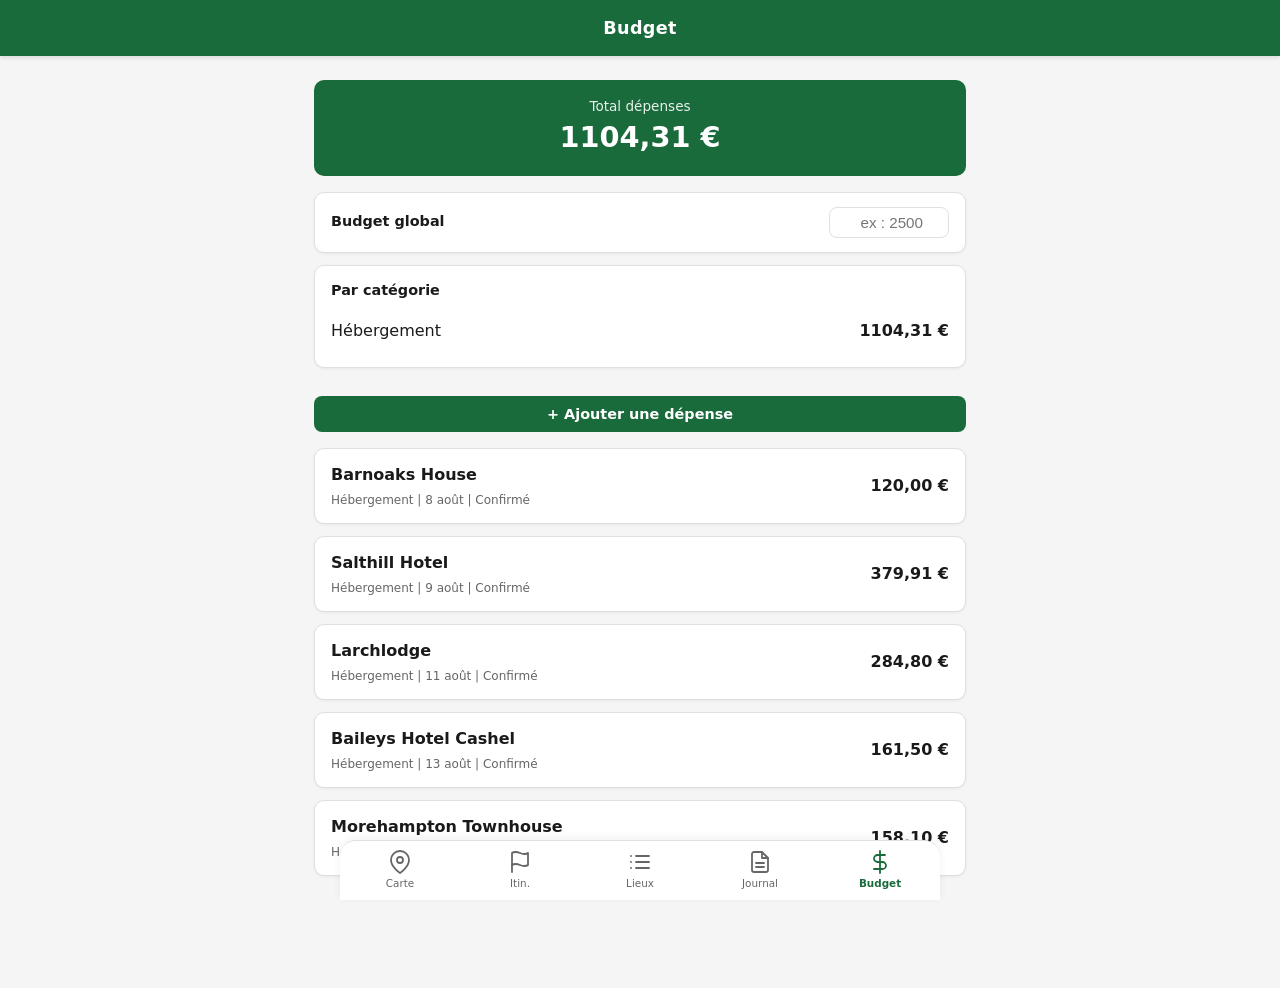
<file: budget.html>
<!DOCTYPE html>
<html lang="fr">
<head>
  <meta charset="UTF-8">
  <meta name="viewport" content="width=device-width, initial-scale=1.0, viewport-fit=cover">
  <meta name="theme-color" content="#1a6b3c">
  <title>Budget - Carnet Irlande 2026</title>
  <link rel="manifest" href="manifest.json">
  <link rel="stylesheet" href="css/style.css">
</head>
<body>

  <header class="header">
    <h1>Budget</h1>
  </header>

  <div class="main">
    <!-- Total -->
    <div class="budget-total">
      <div class="label">Total dépenses</div>
      <div class="montant" id="total-montant">0,00 €</div>
    </div>

    <!-- Budget global -->
    <div class="card">
      <div class="flex-between">
        <label style="font-weight:600;font-size:0.9rem">Budget global</label>
        <input type="number" id="budget-global" placeholder="ex : 2500" style="width:120px;padding:6px 10px;border:1px solid var(--border);border-radius:8px;font-size:0.95rem;text-align:right">
      </div>
    </div>

    <div id="budget-reste" class="budget-reste" style="display:none"></div>

    <!-- Résumé par catégorie -->
    <div class="card" id="resume-categories"></div>

    <!-- Ajout dépense -->
    <button class="btn btn-primary btn-block mt-16" id="btn-add-depense">+ Ajouter une dépense</button>

    <!-- Liste dépenses -->
    <div id="depenses-list" class="mt-16"></div>
  </div>

  <!-- Modal ajout dépense -->
  <div class="modal-overlay hidden" id="modal-depense">
    <div class="modal">
      <div class="modal-header">
        <h2>Ajouter une dépense</h2>
        <button class="modal-close" id="modal-close-dep">&times;</button>
      </div>
      <form id="form-depense">
        <div class="form-group">
          <label for="dep-label">Libellé</label>
          <input type="text" id="dep-label" required>
        </div>
        <div class="form-group">
          <label for="dep-montant">Montant (€)</label>
          <input type="number" id="dep-montant" step="0.01" required>
        </div>
        <div class="form-group">
          <label for="dep-cat">Catégorie</label>
          <select id="dep-cat">
            <option value="hebergement">Hébergement</option>
            <option value="location_voiture">Location voiture</option>
            <option value="essence">Essence</option>
            <option value="restauration">Restauration</option>
            <option value="visites">Visites</option>
            <option value="divers">Divers</option>
          </select>
        </div>
        <div class="form-group">
          <label for="dep-date">Date</label>
          <input type="date" id="dep-date" value="2026-08-08">
        </div>
        <button type="submit" class="btn btn-primary btn-block">Ajouter</button>
      </form>
    </div>
  </div>

  <nav class="bottom-nav">
    <a href="index.html" class="nav-item">
      <svg viewBox="0 0 24 24"><path d="M21 10c0 7-9 13-9 13s-9-6-9-13a9 9 0 0 1 18 0z"/><circle cx="12" cy="10" r="3"/></svg>
      <span>Carte</span>
    </a>
    <a href="itineraire.html" class="nav-item">
      <svg viewBox="0 0 24 24"><path d="M4 15s1-1 4-1 5 2 8 2 4-1 4-1V3s-1 1-4 1-5-2-8-2-4 1-4 1z"/><line x1="4" y1="22" x2="4" y2="15"/></svg>
      <span>Itin.</span>
    </a>
    <a href="lieux.html" class="nav-item">
      <svg viewBox="0 0 24 24"><line x1="8" y1="6" x2="21" y2="6"/><line x1="8" y1="12" x2="21" y2="12"/><line x1="8" y1="18" x2="21" y2="18"/><line x1="3" y1="6" x2="3.01" y2="6"/><line x1="3" y1="12" x2="3.01" y2="12"/><line x1="3" y1="18" x2="3.01" y2="18"/></svg>
      <span>Lieux</span>
    </a>
    <a href="journal.html" class="nav-item">
      <svg viewBox="0 0 24 24"><path d="M14 2H6a2 2 0 0 0-2 2v16a2 2 0 0 0 2 2h12a2 2 0 0 0 2-2V8z"/><polyline points="14 2 14 8 20 8"/><line x1="16" y1="13" x2="8" y2="13"/><line x1="16" y1="17" x2="8" y2="17"/></svg>
      <span>Journal</span>
    </a>
    <a href="budget.html" class="nav-item active">
      <svg viewBox="0 0 24 24"><line x1="12" y1="1" x2="12" y2="23"/><path d="M17 5H9.5a3.5 3.5 0 0 0 0 7h5a3.5 3.5 0 0 1 0 7H6"/></svg>
      <span>Budget</span>
    </a>
  </nav>

  <script src="js/storage.js"></script>
  <script>
    const CAT_LABELS = {
      hebergement: 'Hébergement',
      location_voiture: 'Location voiture',
      essence: 'Essence',
      restauration: 'Restauration',
      visites: 'Visites',
      divers: 'Divers'
    };

    const modal = document.getElementById('modal-depense');
    const form = document.getElementById('form-depense');
    const budgetInput = document.getElementById('budget-global');

    function formatMontant(n) {
      return n.toFixed(2).replace('.', ',') + ' €';
    }

    function render() {
      const depenses = Storage.getDepenses();
      const total = depenses.reduce((s, d) => s + d.montant, 0);

      document.getElementById('total-montant').textContent = formatMontant(total);

      // Budget restant
      const budgetGlobal = Storage.getBudgetGlobal();
      const resteEl = document.getElementById('budget-reste');
      if (budgetGlobal !== null && budgetGlobal > 0) {
        const reste = budgetGlobal - total;
        resteEl.style.display = 'block';
        resteEl.textContent = `Reste : ${formatMontant(reste)} sur ${formatMontant(budgetGlobal)}`;
        resteEl.classList.toggle('negatif', reste < 0);
      } else {
        resteEl.style.display = 'none';
      }

      // Résumé par catégorie
      const parCat = {};
      depenses.forEach(d => {
        parCat[d.categorie] = (parCat[d.categorie] || 0) + d.montant;
      });
      const resumeEl = document.getElementById('resume-categories');
      resumeEl.innerHTML = '<div style="font-weight:600;margin-bottom:8px;font-size:0.9rem">Par catégorie</div>' +
        Object.entries(parCat).map(([cat, montant]) =>
          `<div class="depense-item">
            <span>${CAT_LABELS[cat] || cat}</span>
            <span class="depense-montant">${formatMontant(montant)}</span>
          </div>`
        ).join('');

      // Liste dépenses
      const listEl = document.getElementById('depenses-list');
      listEl.innerHTML = depenses.map(d => {
        const dateStr = new Date(d.date + 'T00:00:00').toLocaleDateString('fr-FR', { day: 'numeric', month: 'short' });
        const deleteBtn = d.confirme ? '' : `<button class="btn btn-danger btn-sm" onclick="deleteDepense('${d.id}')">×</button>`;
        return `
          <div class="card">
            <div class="flex-between">
              <div>
                <div class="card-title">${d.label}</div>
                <div class="depense-cat">${CAT_LABELS[d.categorie] || d.categorie} | ${dateStr}${d.confirme ? ' | Confirmé' : ''}</div>
              </div>
              <div style="display:flex;align-items:center;gap:8px">
                <span class="depense-montant">${formatMontant(d.montant)}</span>
                ${deleteBtn}
              </div>
            </div>
          </div>`;
      }).join('');
    }

    window.deleteDepense = function(id) {
      if (confirm('Supprimer cette dépense ?')) {
        Storage.deleteDepense(id);
        render();
      }
    };

    // Modal
    document.getElementById('btn-add-depense').addEventListener('click', () => {
      modal.classList.remove('hidden');
    });

    document.getElementById('modal-close-dep').addEventListener('click', () => {
      modal.classList.add('hidden');
      form.reset();
    });

    modal.addEventListener('click', (e) => {
      if (e.target === modal) {
        modal.classList.add('hidden');
        form.reset();
      }
    });

    form.addEventListener('submit', (e) => {
      e.preventDefault();
      const depense = {
        id: 'dep-' + Date.now(),
        label: document.getElementById('dep-label').value.trim(),
        montant: parseFloat(document.getElementById('dep-montant').value),
        categorie: document.getElementById('dep-cat').value,
        date: document.getElementById('dep-date').value,
        confirme: false
      };
      Storage.addDepense(depense);
      modal.classList.add('hidden');
      form.reset();
      render();
    });

    // Budget global
    budgetInput.addEventListener('input', () => {
      const val = parseFloat(budgetInput.value);
      Storage.setBudgetGlobal(val > 0 ? val : null);
      render();
    });

    (async () => {
      await Storage.init();
      const bg = Storage.getBudgetGlobal();
      if (bg) budgetInput.value = bg;
      render();
    })();
  </script>
  <script src="js/pwa.js"></script>
</body>
</html>
</file>
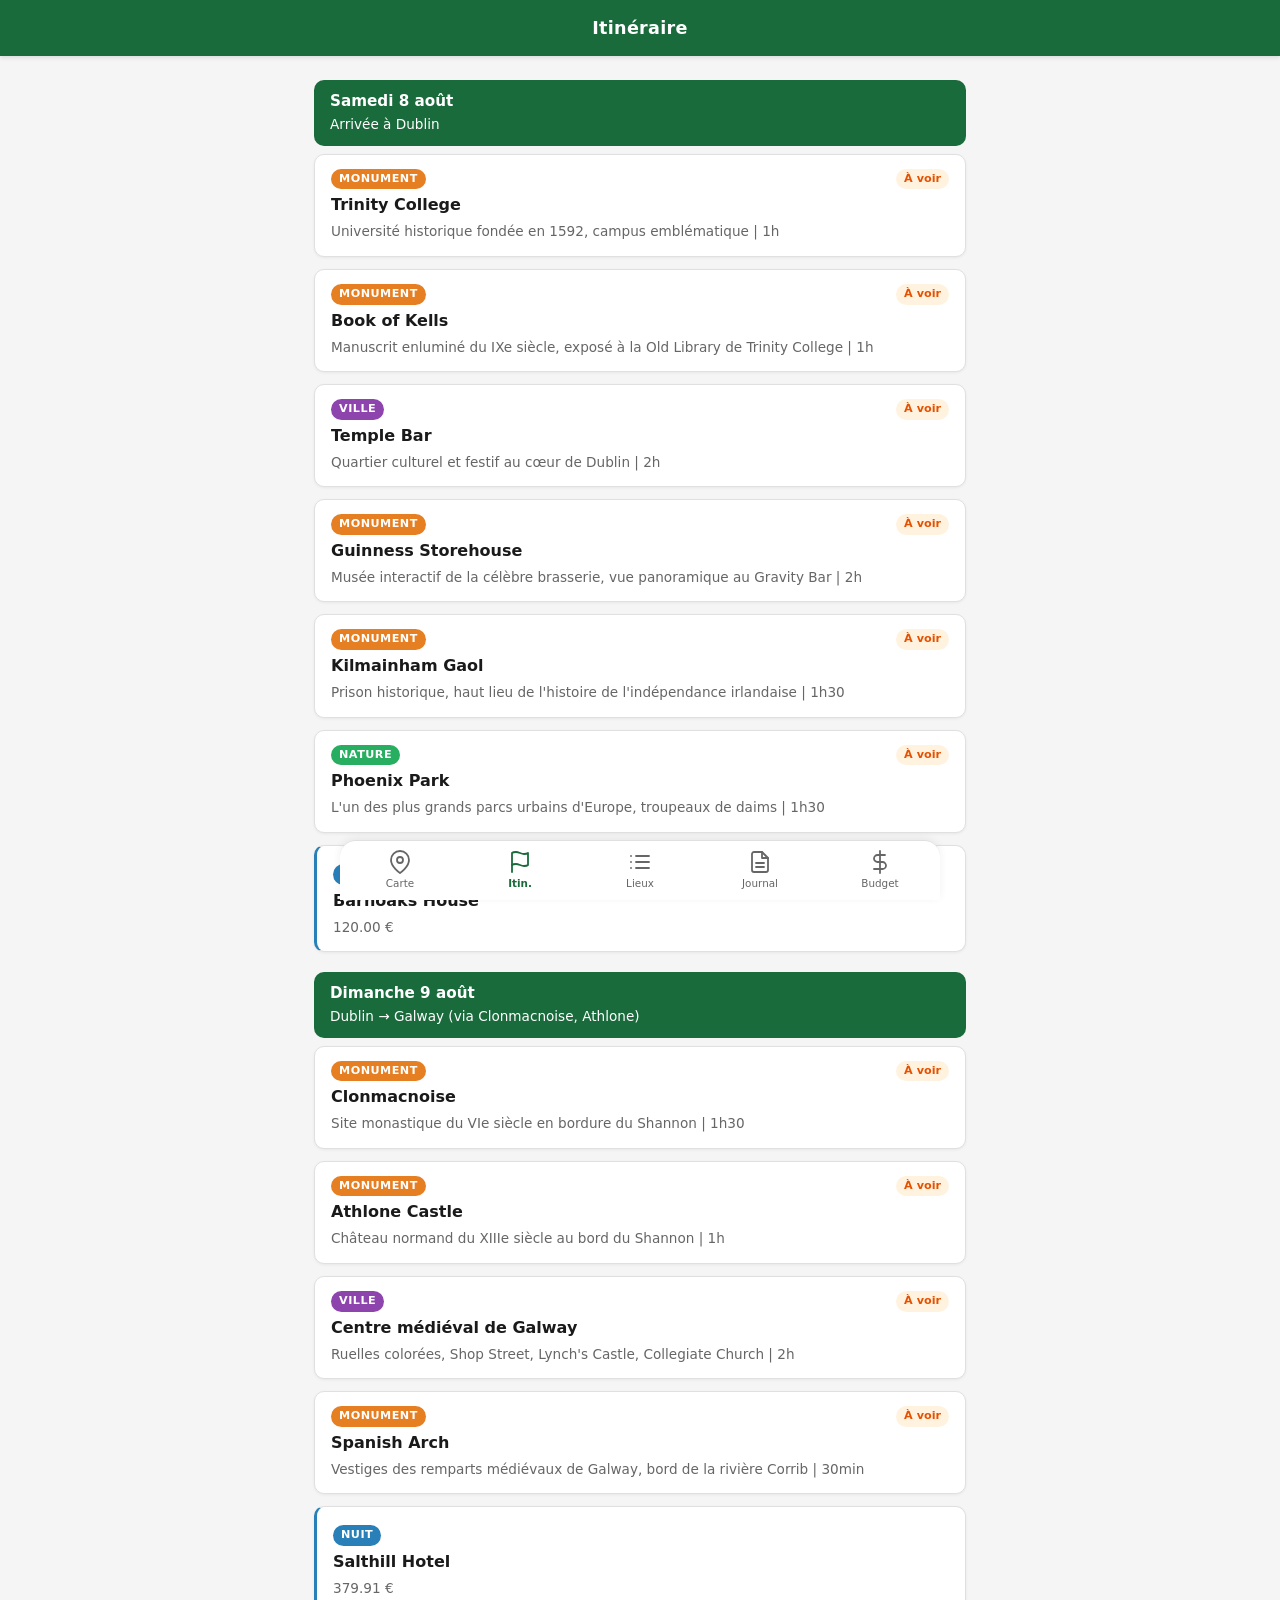
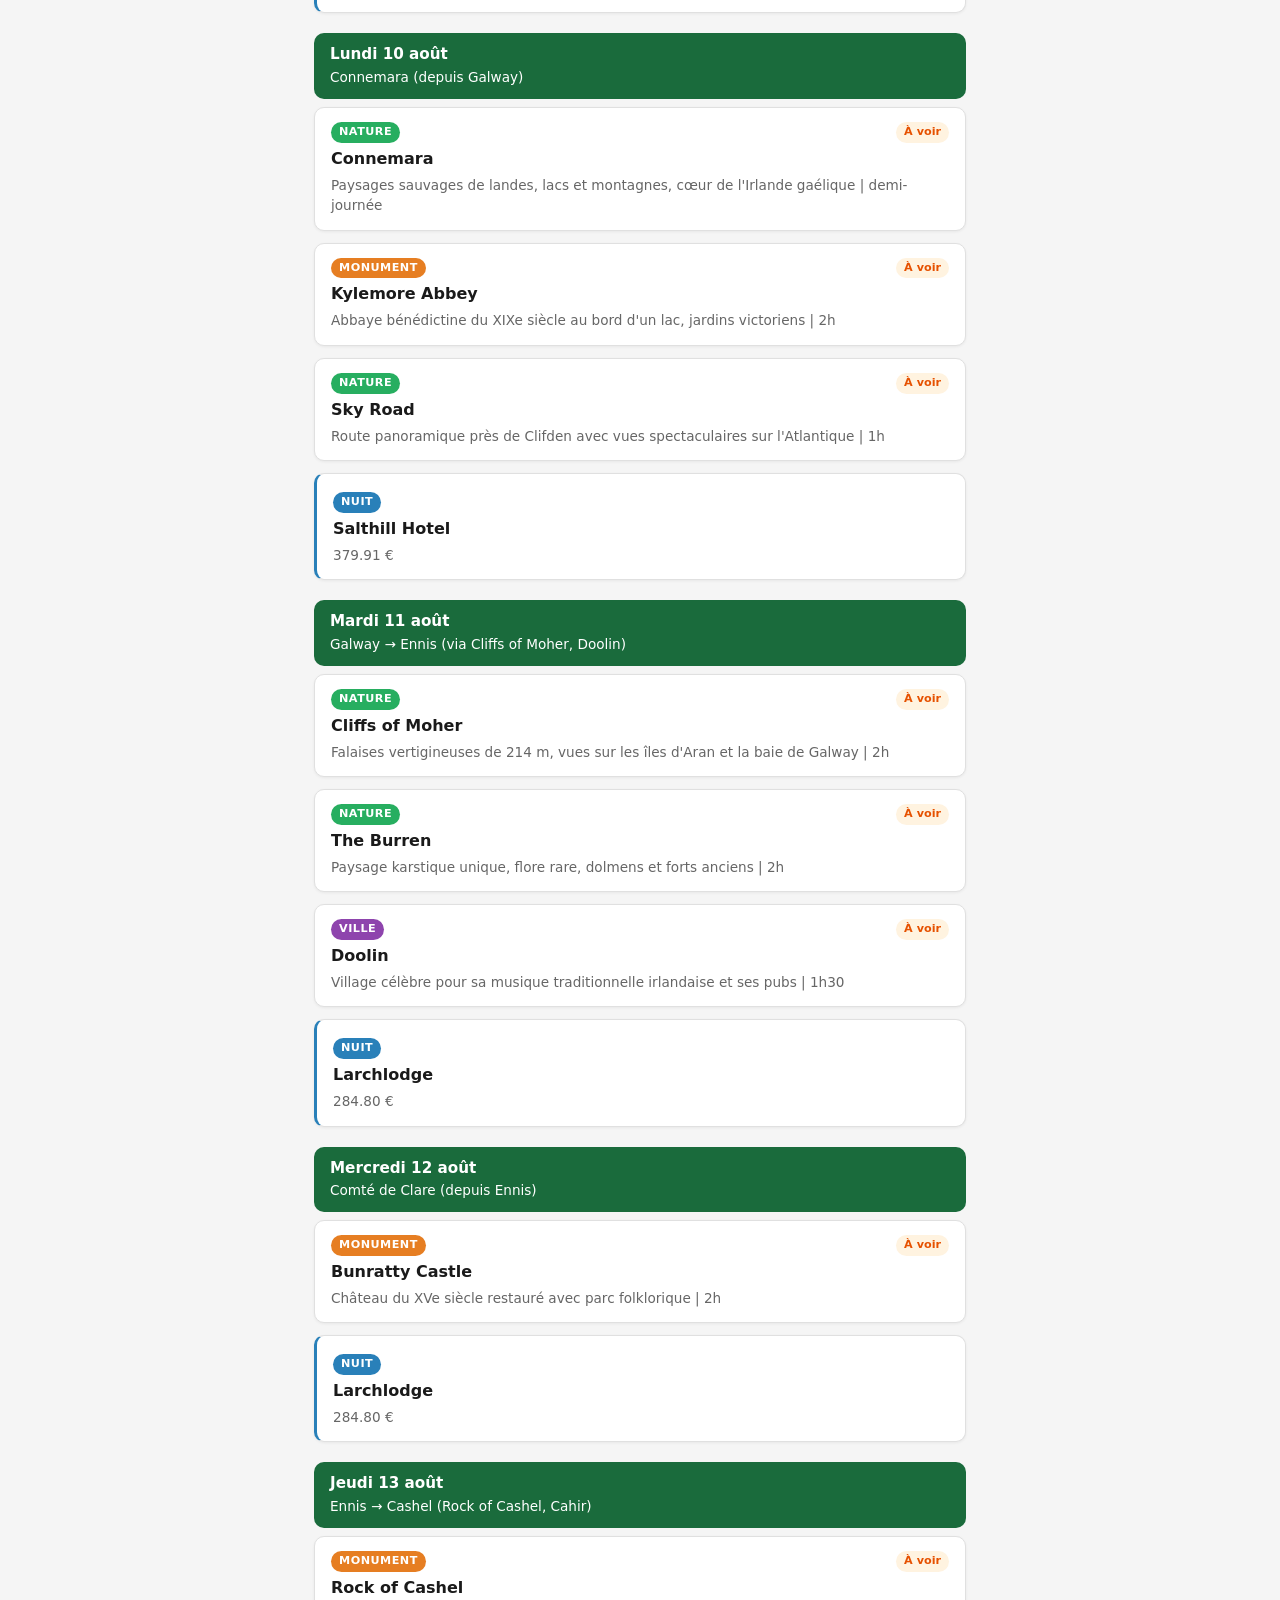
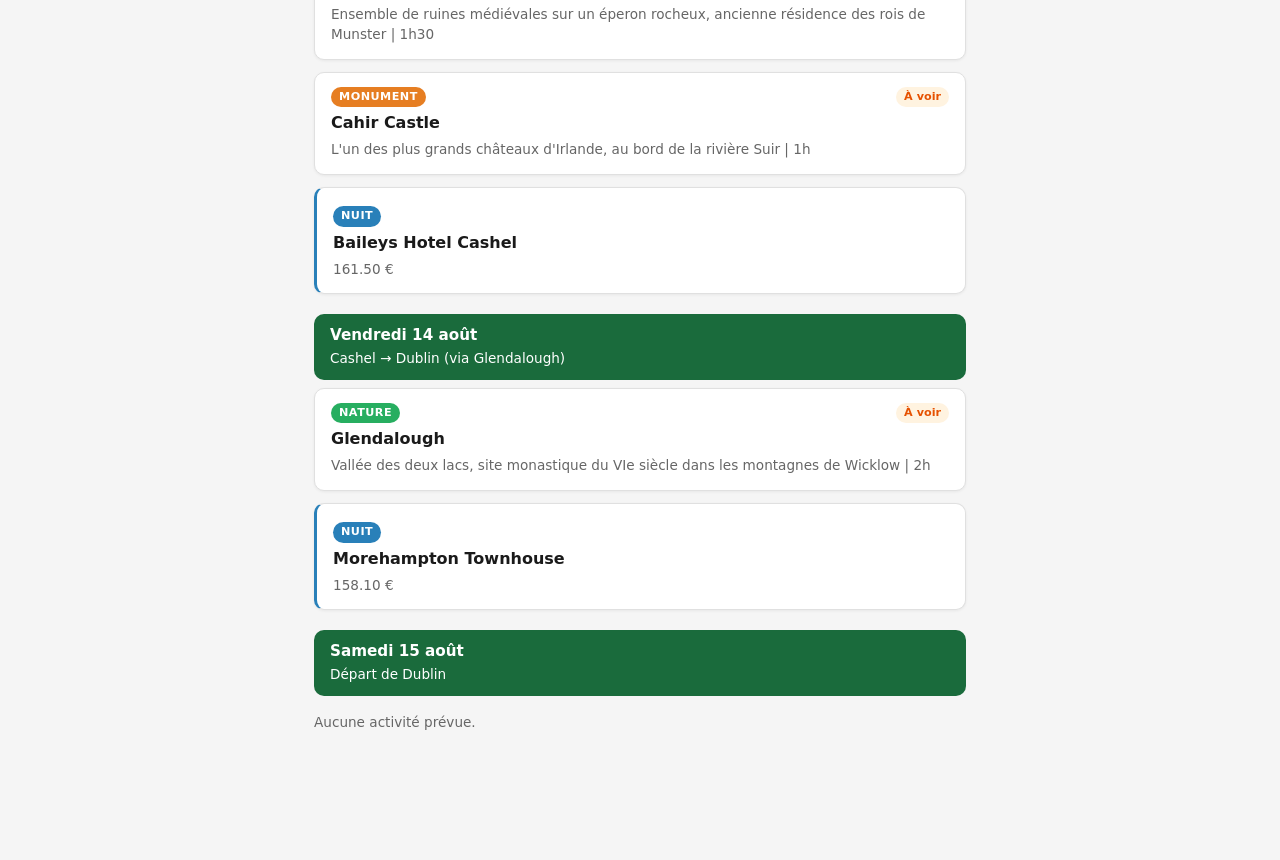
<file: itineraire.html>
<!DOCTYPE html>
<html lang="fr">
<head>
  <meta charset="UTF-8">
  <meta name="viewport" content="width=device-width, initial-scale=1.0, viewport-fit=cover">
  <meta name="theme-color" content="#1a6b3c">
  <title>Itinéraire - Carnet Irlande 2026</title>
  <link rel="manifest" href="manifest.json">
  <link rel="stylesheet" href="css/style.css">
</head>
<body>

  <header class="header">
    <h1>Itinéraire</h1>
  </header>

  <div class="main" id="itineraire-content"></div>

  <nav class="bottom-nav">
    <a href="index.html" class="nav-item">
      <svg viewBox="0 0 24 24"><path d="M21 10c0 7-9 13-9 13s-9-6-9-13a9 9 0 0 1 18 0z"/><circle cx="12" cy="10" r="3"/></svg>
      <span>Carte</span>
    </a>
    <a href="itineraire.html" class="nav-item active">
      <svg viewBox="0 0 24 24"><path d="M4 15s1-1 4-1 5 2 8 2 4-1 4-1V3s-1 1-4 1-5-2-8-2-4 1-4 1z"/><line x1="4" y1="22" x2="4" y2="15"/></svg>
      <span>Itin.</span>
    </a>
    <a href="lieux.html" class="nav-item">
      <svg viewBox="0 0 24 24"><line x1="8" y1="6" x2="21" y2="6"/><line x1="8" y1="12" x2="21" y2="12"/><line x1="8" y1="18" x2="21" y2="18"/><line x1="3" y1="6" x2="3.01" y2="6"/><line x1="3" y1="12" x2="3.01" y2="12"/><line x1="3" y1="18" x2="3.01" y2="18"/></svg>
      <span>Lieux</span>
    </a>
    <a href="journal.html" class="nav-item">
      <svg viewBox="0 0 24 24"><path d="M14 2H6a2 2 0 0 0-2 2v16a2 2 0 0 0 2 2h12a2 2 0 0 0 2-2V8z"/><polyline points="14 2 14 8 20 8"/><line x1="16" y1="13" x2="8" y2="13"/><line x1="16" y1="17" x2="8" y2="17"/></svg>
      <span>Journal</span>
    </a>
    <a href="budget.html" class="nav-item">
      <svg viewBox="0 0 24 24"><line x1="12" y1="1" x2="12" y2="23"/><path d="M17 5H9.5a3.5 3.5 0 0 0 0 7h5a3.5 3.5 0 0 1 0 7H6"/></svg>
      <span>Budget</span>
    </a>
  </nav>

  <script src="js/storage.js"></script>
  <script>
    const JOURS = [
      { date: '2026-08-08', label: 'Samedi 8 août', trajet: 'Arrivée à Dublin' },
      { date: '2026-08-09', label: 'Dimanche 9 août', trajet: 'Dublin → Galway (via Clonmacnoise, Athlone)' },
      { date: '2026-08-10', label: 'Lundi 10 août', trajet: 'Connemara (depuis Galway)' },
      { date: '2026-08-11', label: 'Mardi 11 août', trajet: 'Galway → Ennis (via Cliffs of Moher, Doolin)' },
      { date: '2026-08-12', label: 'Mercredi 12 août', trajet: 'Comté de Clare (depuis Ennis)' },
      { date: '2026-08-13', label: 'Jeudi 13 août', trajet: 'Ennis → Cashel (Rock of Cashel, Cahir)' },
      { date: '2026-08-14', label: 'Vendredi 14 août', trajet: 'Cashel → Dublin (via Glendalough)' },
      { date: '2026-08-15', label: 'Samedi 15 août', trajet: 'Départ de Dublin' }
    ];

    const CATEGORY_LABELS = {
      hotel: 'Hôtel', monument: 'Monument', nature: 'Nature',
      ville: 'Ville', restaurant: 'Restaurant'
    };

    function formatDateShort(d) {
      return new Date(d + 'T00:00:00').toLocaleDateString('fr-FR', { day: 'numeric', month: 'short' });
    }

    async function renderItineraire() {
      await Storage.init();
      const hotels = Storage.getHotels();
      const lieux = Storage.getLieux();
      const container = document.getElementById('itineraire-content');

      container.innerHTML = JOURS.map(jour => {
        const hotel = hotels.find(h => jour.date >= h.check_in && jour.date < h.check_out);
        const jourLieux = lieux.filter(l => l.jour === jour.date);

        let items = '';

        jourLieux.forEach(l => {
          items += `
            <div class="card">
              <div class="flex-between">
                <span class="card-badge badge-${l.categorie}">${l.type || CATEGORY_LABELS[l.categorie] || l.categorie}</span>
                <span class="badge-statut statut-${l.statut}">${l.statut === 'a_voir' ? 'À voir' : l.statut === 'visite' ? 'Visité' : 'Annulé'}</span>
              </div>
              <div class="card-title" style="margin-top:4px">${l.nom}</div>
              <div class="card-sub">${l.description}${l.duree ? ' | ' + l.duree : ''}</div>
            </div>`;
        });

        if (hotel) {
          items += `
            <div class="card" style="border-left:3px solid var(--cat-hotel)">
              <div class="card-badge badge-hotel">Nuit</div>
              <div class="card-title" style="margin-top:4px">${hotel.nom}</div>
              <div class="card-sub">${hotel.prix ? hotel.prix.toFixed(2) + ' €' : ''}</div>
            </div>`;
        }

        if (!items) {
          items = '<p class="card-sub" style="padding:8px 0">Aucune activité prévue.</p>';
        }

        return `
          <div class="jour-section">
            <div class="jour-header">${jour.label}<br><span style="font-weight:400;font-size:0.85rem">${jour.trajet}</span></div>
            ${items}
          </div>`;
      }).join('');
    }

    renderItineraire();
  </script>
  <script src="js/pwa.js"></script>
</body>
</html>
</file>
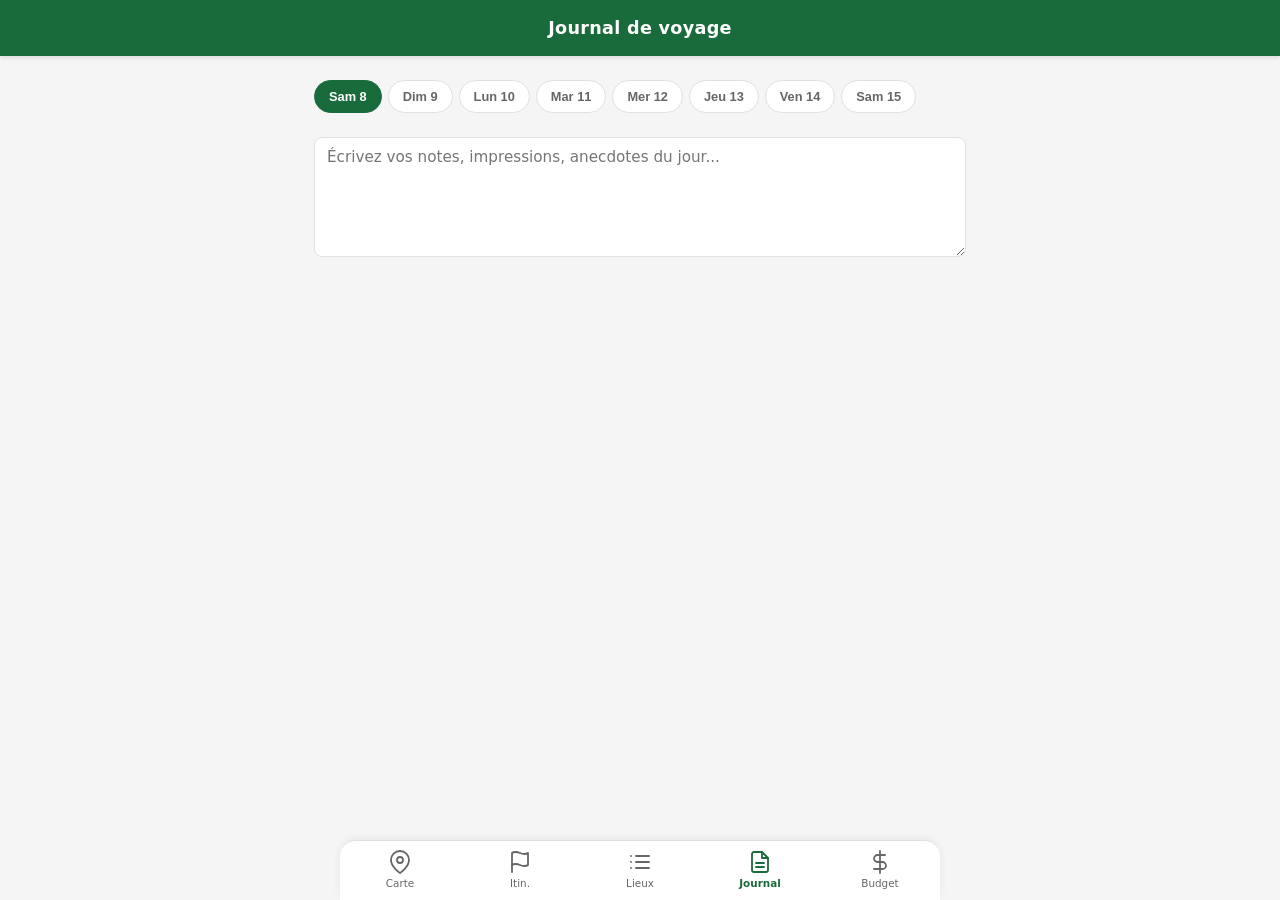
<file: journal.html>
<!DOCTYPE html>
<html lang="fr">
<head>
  <meta charset="UTF-8">
  <meta name="viewport" content="width=device-width, initial-scale=1.0, viewport-fit=cover">
  <meta name="theme-color" content="#1a6b3c">
  <title>Journal - Carnet Irlande 2026</title>
  <link rel="manifest" href="manifest.json">
  <link rel="stylesheet" href="css/style.css">
</head>
<body>

  <header class="header">
    <h1>Journal de voyage</h1>
  </header>

  <div class="main">
    <div class="jour-tabs" id="jour-tabs"></div>
    <div class="form-group">
      <textarea id="journal-text" placeholder="Écrivez vos notes, impressions, anecdotes du jour..."></textarea>
    </div>
    <p class="card-sub text-center" id="save-status"></p>
  </div>

  <nav class="bottom-nav">
    <a href="index.html" class="nav-item">
      <svg viewBox="0 0 24 24"><path d="M21 10c0 7-9 13-9 13s-9-6-9-13a9 9 0 0 1 18 0z"/><circle cx="12" cy="10" r="3"/></svg>
      <span>Carte</span>
    </a>
    <a href="itineraire.html" class="nav-item">
      <svg viewBox="0 0 24 24"><path d="M4 15s1-1 4-1 5 2 8 2 4-1 4-1V3s-1 1-4 1-5-2-8-2-4 1-4 1z"/><line x1="4" y1="22" x2="4" y2="15"/></svg>
      <span>Itin.</span>
    </a>
    <a href="lieux.html" class="nav-item">
      <svg viewBox="0 0 24 24"><line x1="8" y1="6" x2="21" y2="6"/><line x1="8" y1="12" x2="21" y2="12"/><line x1="8" y1="18" x2="21" y2="18"/><line x1="3" y1="6" x2="3.01" y2="6"/><line x1="3" y1="12" x2="3.01" y2="12"/><line x1="3" y1="18" x2="3.01" y2="18"/></svg>
      <span>Lieux</span>
    </a>
    <a href="journal.html" class="nav-item active">
      <svg viewBox="0 0 24 24"><path d="M14 2H6a2 2 0 0 0-2 2v16a2 2 0 0 0 2 2h12a2 2 0 0 0 2-2V8z"/><polyline points="14 2 14 8 20 8"/><line x1="16" y1="13" x2="8" y2="13"/><line x1="16" y1="17" x2="8" y2="17"/></svg>
      <span>Journal</span>
    </a>
    <a href="budget.html" class="nav-item">
      <svg viewBox="0 0 24 24"><line x1="12" y1="1" x2="12" y2="23"/><path d="M17 5H9.5a3.5 3.5 0 0 0 0 7h5a3.5 3.5 0 0 1 0 7H6"/></svg>
      <span>Budget</span>
    </a>
  </nav>

  <script src="js/storage.js"></script>
  <script>
    const JOURS = [
      { date: '2026-08-08', label: 'Sam 8' },
      { date: '2026-08-09', label: 'Dim 9' },
      { date: '2026-08-10', label: 'Lun 10' },
      { date: '2026-08-11', label: 'Mar 11' },
      { date: '2026-08-12', label: 'Mer 12' },
      { date: '2026-08-13', label: 'Jeu 13' },
      { date: '2026-08-14', label: 'Ven 14' },
      { date: '2026-08-15', label: 'Sam 15' }
    ];

    let selectedDate = JOURS[0].date;
    const textarea = document.getElementById('journal-text');
    const saveStatus = document.getElementById('save-status');
    let saveTimeout = null;

    function renderTabs() {
      const container = document.getElementById('jour-tabs');
      container.innerHTML = JOURS.map(j =>
        `<button class="jour-tab ${j.date === selectedDate ? 'active' : ''}" data-date="${j.date}">${j.label}</button>`
      ).join('');

      container.querySelectorAll('.jour-tab').forEach(btn => {
        btn.addEventListener('click', () => {
          selectedDate = btn.dataset.date;
          renderTabs();
          loadEntry();
        });
      });
    }

    function loadEntry() {
      const journal = Storage.getJournal();
      textarea.value = journal[selectedDate] || '';
    }

    function saveEntry() {
      Storage.saveJournalEntry(selectedDate, textarea.value);
      saveStatus.textContent = 'Sauvegarde automatique effectuée';
      setTimeout(() => { saveStatus.textContent = ''; }, 2000);
    }

    textarea.addEventListener('input', () => {
      clearTimeout(saveTimeout);
      saveTimeout = setTimeout(saveEntry, 500);
    });

    (async () => {
      await Storage.init();
      renderTabs();
      loadEntry();
    })();
  </script>
  <script src="js/pwa.js"></script>
</body>
</html>
</file>
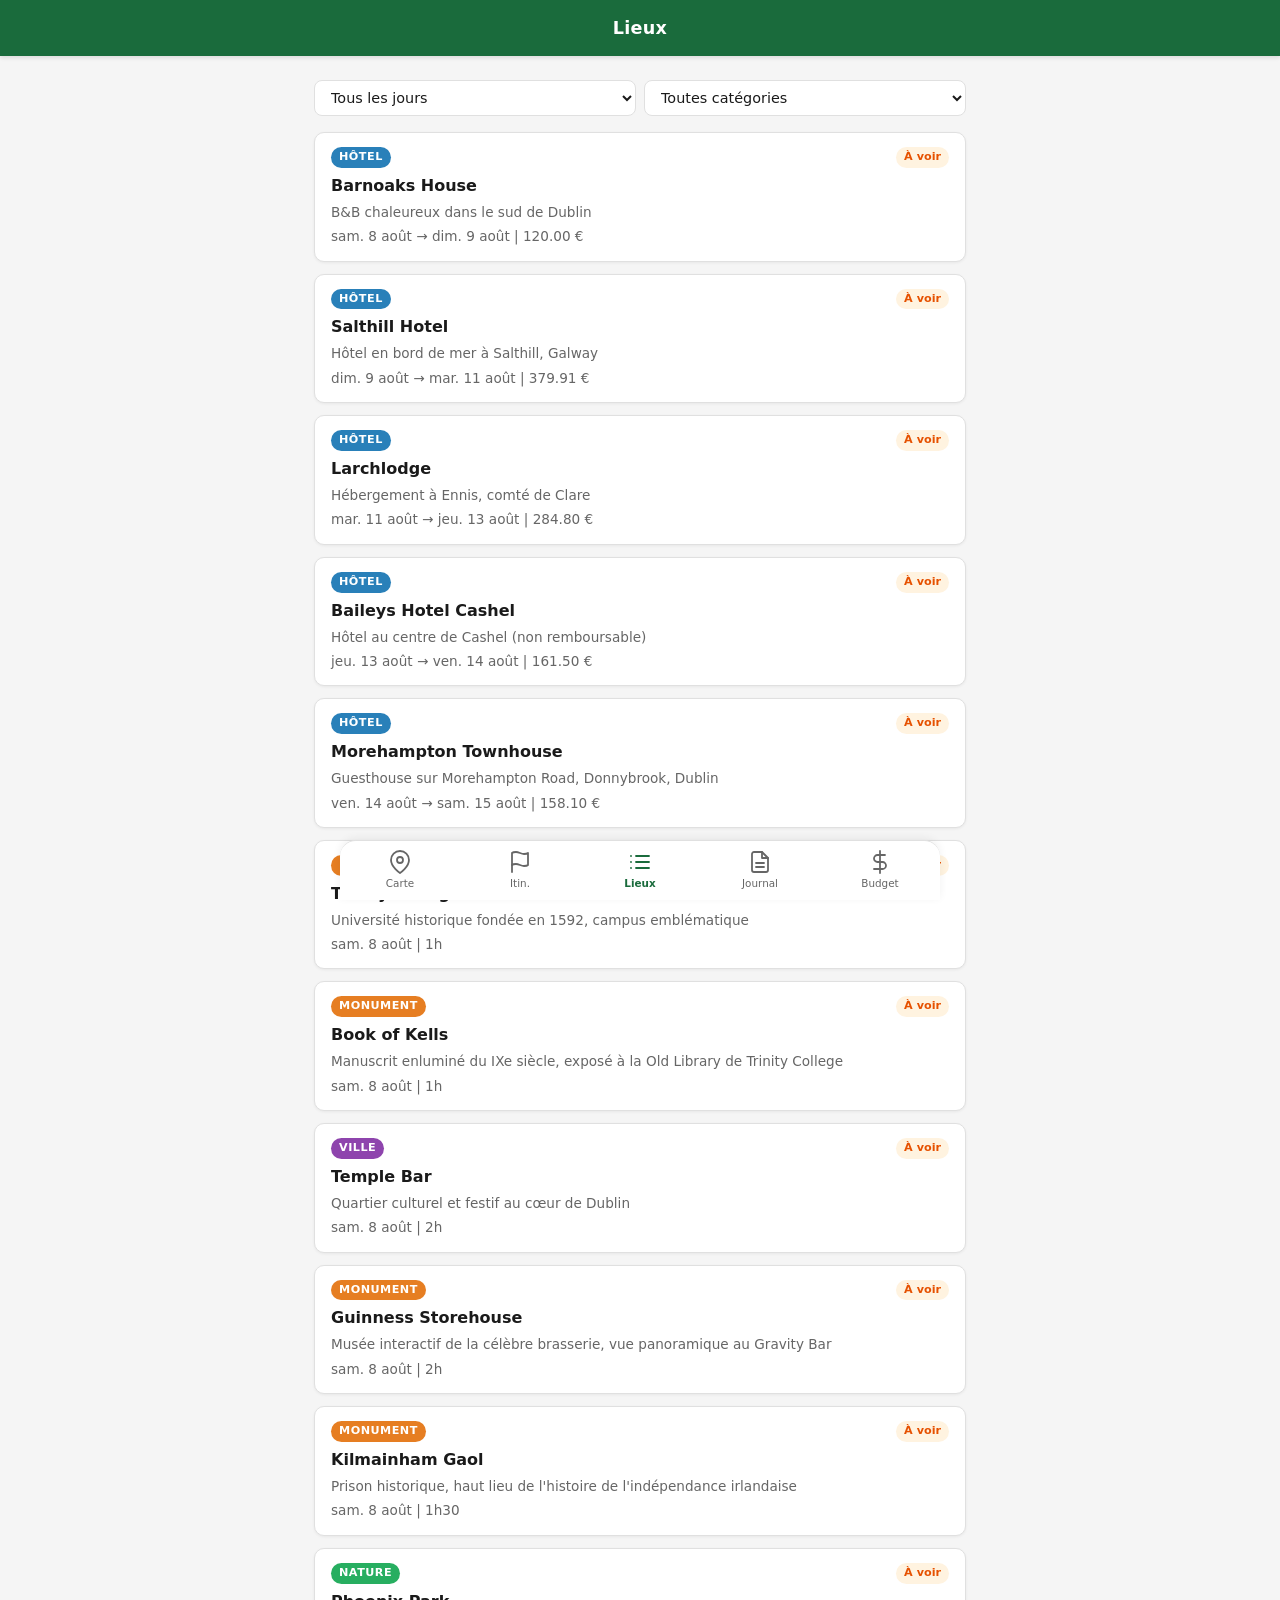
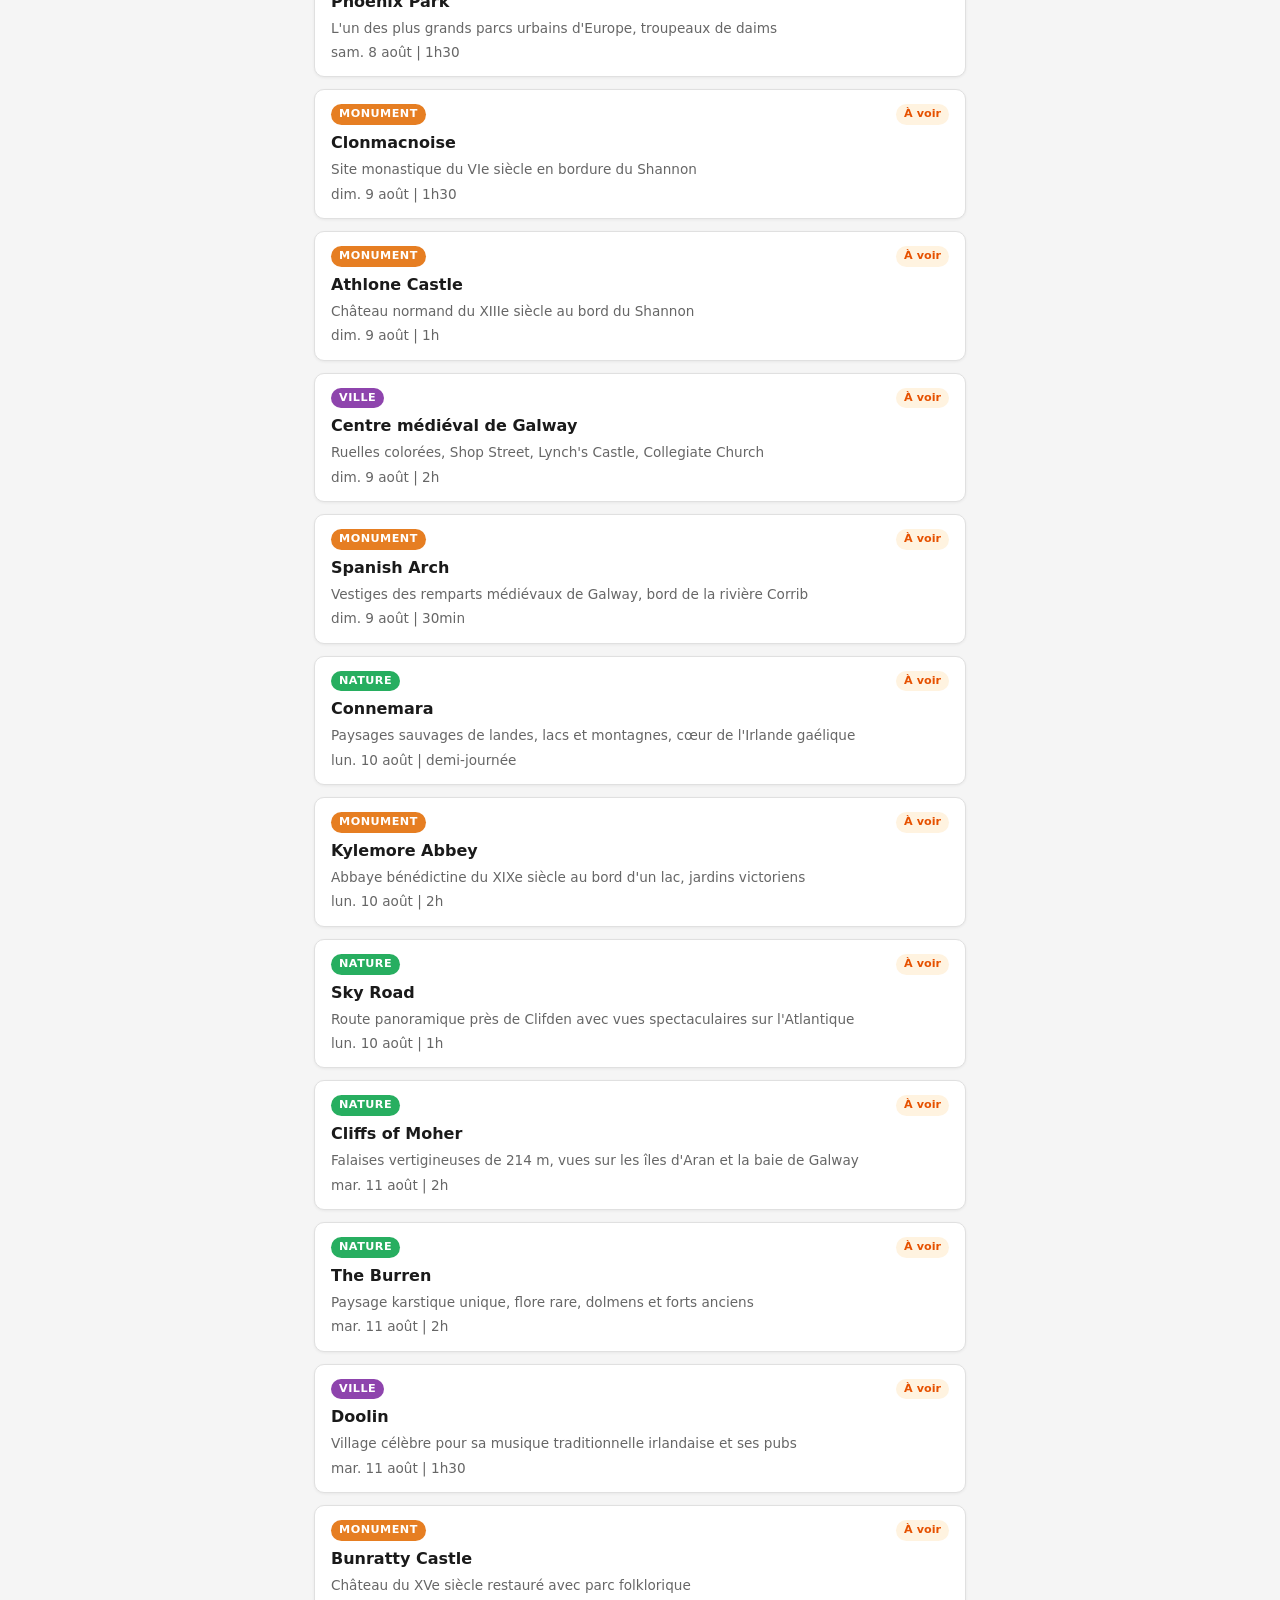
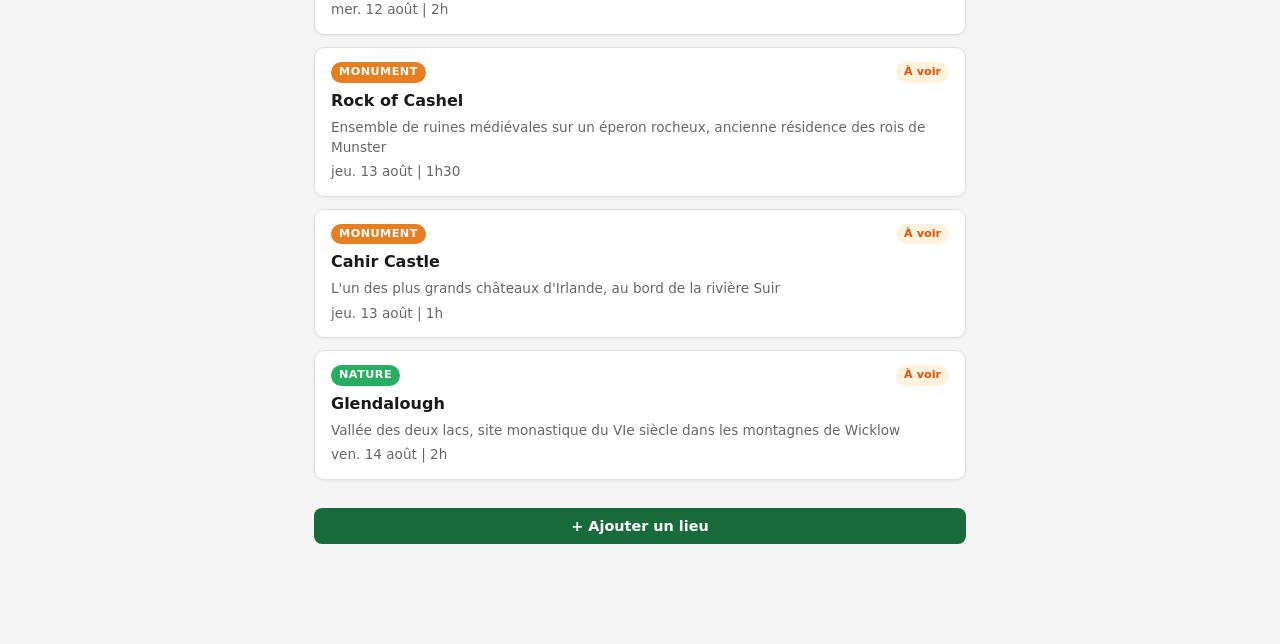
<file: lieux.html>
<!DOCTYPE html>
<html lang="fr">
<head>
  <meta charset="UTF-8">
  <meta name="viewport" content="width=device-width, initial-scale=1.0, viewport-fit=cover">
  <meta name="theme-color" content="#1a6b3c">
  <title>Lieux - Carnet Irlande 2026</title>
  <link rel="manifest" href="manifest.json">
  <link rel="stylesheet" href="css/style.css">
</head>
<body>

  <header class="header">
    <h1>Lieux</h1>
  </header>

  <div class="main">
    <div class="filters">
      <select id="filter-jour">
        <option value="">Tous les jours</option>
        <option value="2026-08-08">Sam 8 août</option>
        <option value="2026-08-09">Dim 9 août</option>
        <option value="2026-08-10">Lun 10 août</option>
        <option value="2026-08-11">Mar 11 août</option>
        <option value="2026-08-12">Mer 12 août</option>
        <option value="2026-08-13">Jeu 13 août</option>
        <option value="2026-08-14">Ven 14 août</option>
        <option value="2026-08-15">Sam 15 août</option>
      </select>
      <select id="filter-cat">
        <option value="">Toutes catégories</option>
        <option value="hotel">Hôtel</option>
        <option value="monument">Monument</option>
        <option value="nature">Nature</option>
        <option value="ville">Ville</option>
        <option value="restaurant">Restaurant</option>
      </select>
    </div>

    <div id="lieux-list"></div>

    <button class="btn btn-primary btn-block mt-16" id="btn-add-lieu">+ Ajouter un lieu</button>
  </div>

  <!-- Modal ajout/édition -->
  <div class="modal-overlay hidden" id="modal-lieu">
    <div class="modal">
      <div class="modal-header">
        <h2 id="modal-title">Ajouter un lieu</h2>
        <button class="modal-close" id="modal-close">&times;</button>
      </div>
      <form id="form-lieu">
        <input type="hidden" id="lieu-id">
        <div class="form-group">
          <label for="lieu-nom">Nom</label>
          <input type="text" id="lieu-nom" required>
        </div>
        <div class="form-group">
          <label for="lieu-desc">Description</label>
          <input type="text" id="lieu-desc">
        </div>
        <div class="form-group">
          <label for="lieu-cat">Catégorie</label>
          <select id="lieu-cat">
            <option value="monument">Monument</option>
            <option value="nature">Nature</option>
            <option value="ville">Ville</option>
            <option value="restaurant">Restaurant</option>
            <option value="hotel">Hôtel</option>
          </select>
        </div>
        <div class="form-group">
          <label for="lieu-jour">Jour</label>
          <select id="lieu-jour">
            <option value="2026-08-08">Sam 8 août</option>
            <option value="2026-08-09">Dim 9 août</option>
            <option value="2026-08-10">Lun 10 août</option>
            <option value="2026-08-11">Mar 11 août</option>
            <option value="2026-08-12">Mer 12 août</option>
            <option value="2026-08-13">Jeu 13 août</option>
            <option value="2026-08-14">Ven 14 août</option>
            <option value="2026-08-15">Sam 15 août</option>
          </select>
        </div>
        <div class="form-group">
          <label for="lieu-lat">Latitude</label>
          <input type="number" id="lieu-lat" step="0.0001">
        </div>
        <div class="form-group">
          <label for="lieu-lng">Longitude</label>
          <input type="number" id="lieu-lng" step="0.0001">
        </div>
        <div class="form-group">
          <label for="lieu-duree">Durée estimée</label>
          <input type="text" id="lieu-duree" placeholder="ex : 1h30">
        </div>
        <div class="form-group">
          <label for="lieu-statut">Statut</label>
          <select id="lieu-statut">
            <option value="a_voir">À voir</option>
            <option value="visite">Visité</option>
            <option value="annule">Annulé</option>
          </select>
        </div>
        <button type="submit" class="btn btn-primary btn-block">Enregistrer</button>
        <button type="button" class="btn btn-danger btn-block mt-8 hidden" id="btn-delete-lieu">Supprimer ce lieu</button>
      </form>
    </div>
  </div>

  <nav class="bottom-nav">
    <a href="index.html" class="nav-item">
      <svg viewBox="0 0 24 24"><path d="M21 10c0 7-9 13-9 13s-9-6-9-13a9 9 0 0 1 18 0z"/><circle cx="12" cy="10" r="3"/></svg>
      <span>Carte</span>
    </a>
    <a href="itineraire.html" class="nav-item">
      <svg viewBox="0 0 24 24"><path d="M4 15s1-1 4-1 5 2 8 2 4-1 4-1V3s-1 1-4 1-5-2-8-2-4 1-4 1z"/><line x1="4" y1="22" x2="4" y2="15"/></svg>
      <span>Itin.</span>
    </a>
    <a href="lieux.html" class="nav-item active">
      <svg viewBox="0 0 24 24"><line x1="8" y1="6" x2="21" y2="6"/><line x1="8" y1="12" x2="21" y2="12"/><line x1="8" y1="18" x2="21" y2="18"/><line x1="3" y1="6" x2="3.01" y2="6"/><line x1="3" y1="12" x2="3.01" y2="12"/><line x1="3" y1="18" x2="3.01" y2="18"/></svg>
      <span>Lieux</span>
    </a>
    <a href="journal.html" class="nav-item">
      <svg viewBox="0 0 24 24"><path d="M14 2H6a2 2 0 0 0-2 2v16a2 2 0 0 0 2 2h12a2 2 0 0 0 2-2V8z"/><polyline points="14 2 14 8 20 8"/><line x1="16" y1="13" x2="8" y2="13"/><line x1="16" y1="17" x2="8" y2="17"/></svg>
      <span>Journal</span>
    </a>
    <a href="budget.html" class="nav-item">
      <svg viewBox="0 0 24 24"><line x1="12" y1="1" x2="12" y2="23"/><path d="M17 5H9.5a3.5 3.5 0 0 0 0 7h5a3.5 3.5 0 0 1 0 7H6"/></svg>
      <span>Budget</span>
    </a>
  </nav>

  <script src="js/storage.js"></script>
  <script src="js/lieux.js"></script>
  <script src="js/pwa.js"></script>
</body>
</html>
</file>
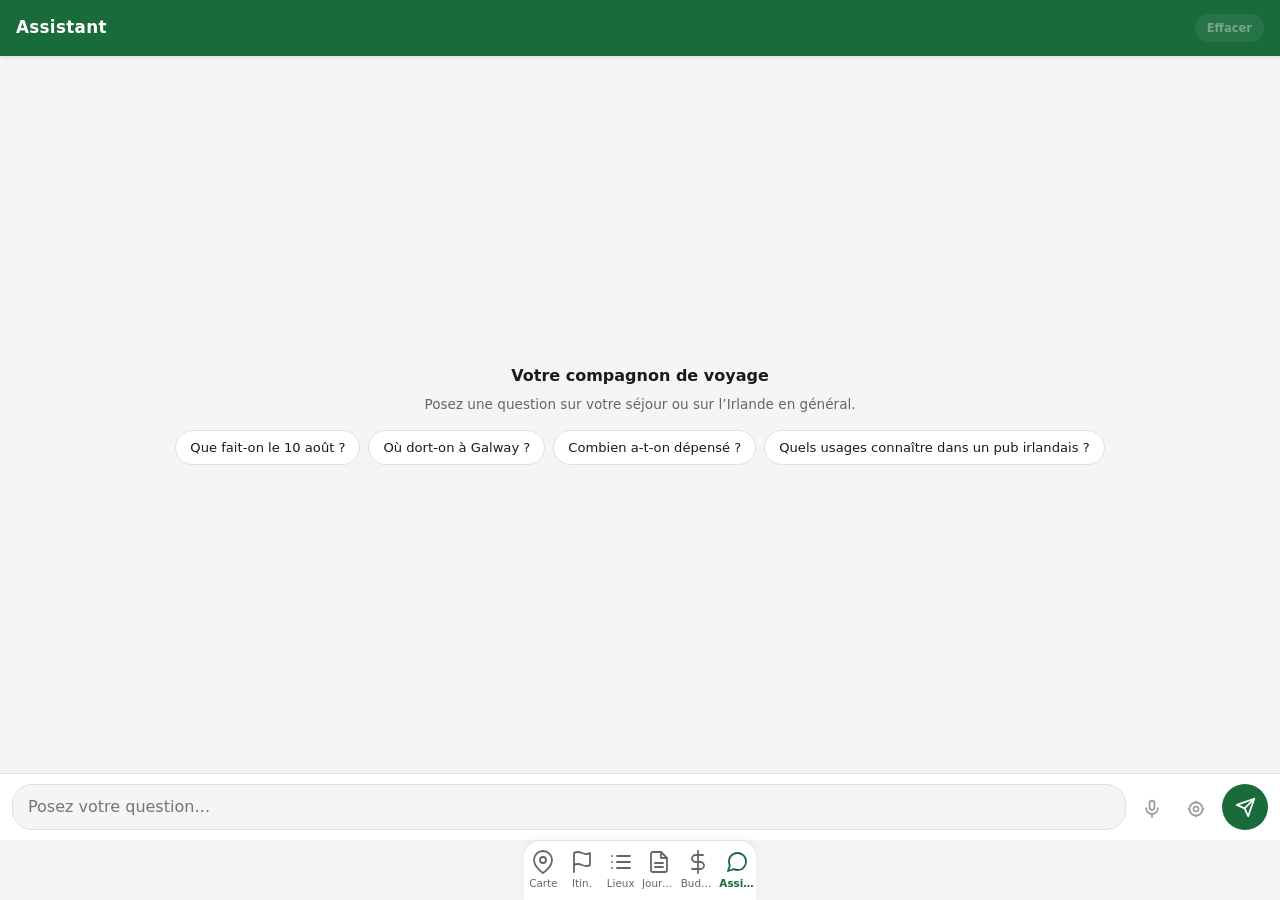
<file: voyage/assistant.html>
<!DOCTYPE html>
<html lang="fr">
<head>
  <meta charset="UTF-8">
  <meta name="viewport" content="width=device-width, initial-scale=1.0, viewport-fit=cover">
  <meta name="theme-color" content="#1a6b3c">
  <meta name="apple-mobile-web-app-capable" content="yes">
  <title>Assistant - Carnet Irlande 2026</title>
  <link rel="manifest" href="manifest.json">
  <link rel="stylesheet" href="css/style.css">
  <style>
    /* La page occupe exactement la hauteur libre : le fil défile, la barre de saisie reste au pouce.
       style.css impose « min-height: 100vh » à body. Sur mobile, 100vh compte la barre d'adresse du
       navigateur alors que 100dvh ne compte que la hauteur réellement visible : le min-height, plus
       grand, l'emportait sur la hauteur et poussait la barre de saisie sous le bord de l'écran, que
       « overflow: hidden » interdisait d'atteindre. Il faut donc neutraliser aussi le min-height. */
    body {
      padding-bottom: 0;
      height: 100vh;        /* repli pour les navigateurs sans unité dvh */
      height: 100dvh;
      min-height: 0;
      display: flex;
      flex-direction: column;
      overflow: hidden;
    }

    .chat-header {
      justify-content: space-between;
      flex: 0 0 auto;
    }
    .chat-header h1 { font-size: 1.05rem; }

    .btn-clear {
      background: rgba(255,255,255,0.16);
      border: none;
      color: #fff;
      font-size: 0.72rem;
      font-weight: 600;
      padding: 7px 12px;
      border-radius: 16px;
      cursor: pointer;
      font-family: inherit;
    }
    .btn-clear:disabled { opacity: 0.4; }

    .chat-log {
      flex: 1 1 auto;
      overflow-y: auto;
      -webkit-overflow-scrolling: touch;
      padding: 16px 12px 8px;
      display: flex;
      flex-direction: column;
      gap: 10px;
    }

    .msg {
      max-width: 86%;
      padding: 10px 13px;
      border-radius: 16px;
      font-size: 0.92rem;
      line-height: 1.5;
      white-space: pre-wrap;
      overflow-wrap: anywhere;
    }
    .msg.user {
      align-self: flex-end;
      background: var(--primary);
      color: #fff;
      border-bottom-right-radius: 5px;
    }
    .msg.bot {
      align-self: flex-start;
      background: var(--bg-card);
      color: var(--text);
      border: 1px solid var(--border);
      border-bottom-left-radius: 5px;
    }
    .msg.error {
      align-self: flex-start;
      background: #fdecea;
      border: 1px solid #f5c6cb;
      color: #a12622;
      border-bottom-left-radius: 5px;
    }
    .msg strong { font-weight: 700; }

    /* Écran d'accueil : quelques questions prêtes à toucher */
    .intro {
      margin: auto 0;
      text-align: center;
      color: var(--text-muted);
      padding: 12px 4px 20px;
    }
    .intro h2 { font-size: 1rem; color: var(--text); margin-bottom: 6px; }
    .intro p { font-size: 0.85rem; margin-bottom: 16px; }
    .suggestions { display: flex; flex-wrap: wrap; gap: 8px; justify-content: center; }
    .chip {
      background: var(--bg-card);
      border: 1px solid var(--border);
      color: var(--text);
      border-radius: 18px;
      padding: 9px 14px;
      font-size: 0.82rem;
      font-family: inherit;
      cursor: pointer;
      text-align: left;
    }
    .chip:active { background: var(--primary-light); }

    /* Indicateur d'attente */
    .typing { display: flex; gap: 5px; align-items: center; padding: 14px 15px; }
    .typing span {
      width: 7px; height: 7px; border-radius: 50%;
      background: var(--text-muted);
      animation: blink 1.3s infinite ease-in-out;
    }
    .typing span:nth-child(2) { animation-delay: 0.2s; }
    .typing span:nth-child(3) { animation-delay: 0.4s; }
    @keyframes blink {
      0%, 80%, 100% { opacity: 0.25; }
      40% { opacity: 1; }
    }
    @media (prefers-reduced-motion: reduce) {
      .typing span { animation: none; opacity: 0.5; }
    }

    /* Barre de saisie, juste au-dessus de la navigation */
    .composer {
      flex: 0 0 auto;
      display: flex;
      align-items: flex-end;
      gap: 8px;
      padding: 10px 12px;
      background: var(--nav-bg);
      border-top: 1px solid var(--border);
    }

    /* Sur cette page seulement, la barre de navigation revient dans le flux.
       Ailleurs elle est en « position: fixed » et flotte au-dessus d'une page qui
       défile — ce qui est juste. Ici le corps est une colonne d'exactement une
       hauteur d'écran : en la laissant hors du flux, il fallait lui réserver sa
       place par une marge calculée sous la barre de saisie, et tout reposait sur
       la valeur d'env(safe-area-inset-bottom). Quand cette valeur ne correspond
       pas à la hauteur réellement occupée — le cas en application installée, où
       la page s'étend sous la barre système — la saisie passait DERRIÈRE la
       navigation, qui a un z-index de 1000. Invisible, et impossible à atteindre
       puisque la page ne défile pas.

       Dans le flux, les quatre bandes se partagent la hauteur : aucun
       recouvrement n'est plus possible, quelle que soit la barre système. */
    .bottom-nav {
      position: static;
      flex: 0 0 auto;
      height: auto;
      min-height: var(--nav-height);
      transform: none;  /* la règle ≥768px la décalait de moitié, inutile hors du fixe */
      margin: 0 auto;   /* et la recentre quand cette même règle lui donne une largeur max */
    }
    .composer textarea {
      flex: 1 1 auto;
      resize: none;
      border: 1px solid var(--border);
      border-radius: 20px;
      padding: 11px 15px;
      font-family: inherit;
      font-size: 16px;   /* 16px : empêche iOS de zoomer au focus */
      line-height: 1.4;
      max-height: 120px;
      background: var(--bg);
      color: var(--text);
    }
    .composer textarea:focus {
      outline: none;
      border-color: var(--primary);
      background: var(--bg-card);
    }
    .btn-geo, .btn-mic {
      flex: 0 0 auto;
      background: none;
      border: none;
      padding: 8px;
      color: #999;
      cursor: pointer;
      border-radius: 50%;
    }
    .btn-geo[aria-pressed="true"], .btn-mic[aria-pressed="true"] {
      color: #1a6b3c;
      background: rgba(26, 107, 60, 0.12);
    }
    .btn-geo:disabled, .btn-mic:disabled { opacity: 0.4; cursor: default; }

    /* Pendant la dictée le micro respire : c'est le seul signe visible que le
       navigateur écoute, et il doit être lisible sans lire le texte qui s'écrit. */
    .btn-mic[aria-pressed="true"] { animation: souffle-mic 1.6s ease-in-out infinite; }
    @keyframes souffle-mic {
      0%, 100% { opacity: 1; }
      50% { opacity: 0.4; }
    }
    @media (prefers-reduced-motion: reduce) {
      .btn-mic[aria-pressed="true"] { animation: none; }
    }
    .btn-send {
      flex: 0 0 auto;
      width: 46px;
      height: 46px;
      border-radius: 50%;
      border: none;
      background: var(--primary);
      color: #fff;
      cursor: pointer;
      display: flex;
      align-items: center;
      justify-content: center;
    }
    .btn-send:disabled { background: #b6c8bd; cursor: default; }
    .btn-send svg {
      width: 21px; height: 21px;
      stroke: currentColor; fill: none;
      stroke-width: 2; stroke-linecap: round; stroke-linejoin: round;
    }
  </style>
</head>
<body>

  <header class="header chat-header">
    <h1>Assistant</h1>
    <button type="button" id="btn-clear" class="btn-clear">Effacer</button>
  </header>

  <div class="chat-log" id="chat-log" aria-live="polite"></div>

  <form class="composer" id="composer">
    <textarea id="input" rows="1" placeholder="Posez votre question…"
              aria-label="Votre question" maxlength="2000" autocomplete="off"></textarea>
    <button type="button" class="btn-mic" id="btn-mic"
            aria-pressed="false" title="Dicter la question" aria-label="Dicter la question">
      <svg viewBox="0 0 24 24" width="20" height="20" fill="none" stroke="currentColor"
           stroke-width="2" stroke-linecap="round">
        <rect x="9" y="2" width="6" height="11" rx="3"/>
        <path d="M5 11a7 7 0 0 0 14 0"/>
        <line x1="12" y1="18" x2="12" y2="22"/>
      </svg>
    </button>
    <button type="button" class="btn-geo" id="btn-geo"
            aria-pressed="false" title="Répondre depuis ma position actuelle">
      <svg viewBox="0 0 24 24" width="20" height="20" fill="none" stroke="currentColor" stroke-width="2">
        <circle cx="12" cy="12" r="3"/><path d="M12 2v3M12 19v3M2 12h3M19 12h3"/>
        <circle cx="12" cy="12" r="8"/>
      </svg>
    </button>
    <button type="submit" class="btn-send" id="btn-send" aria-label="Envoyer">
      <svg viewBox="0 0 24 24"><line x1="22" y1="2" x2="11" y2="13"/><polygon points="22 2 15 22 11 13 2 9 22 2"/></svg>
    </button>
  </form>

  <nav class="bottom-nav">
    <a href="index.html" class="nav-item">
      <svg viewBox="0 0 24 24"><path d="M21 10c0 7-9 13-9 13s-9-6-9-13a9 9 0 0 1 18 0z"/><circle cx="12" cy="10" r="3"/></svg>
      <span>Carte</span>
    </a>
    <a href="itineraire.html" class="nav-item">
      <svg viewBox="0 0 24 24"><path d="M4 15s1-1 4-1 5 2 8 2 4-1 4-1V3s-1 1-4 1-5-2-8-2-4 1-4 1z"/><line x1="4" y1="22" x2="4" y2="15"/></svg>
      <span>Itin.</span>
    </a>
    <a href="lieux.html" class="nav-item">
      <svg viewBox="0 0 24 24"><line x1="8" y1="6" x2="21" y2="6"/><line x1="8" y1="12" x2="21" y2="12"/><line x1="8" y1="18" x2="21" y2="18"/><line x1="3" y1="6" x2="3.01" y2="6"/><line x1="3" y1="12" x2="3.01" y2="12"/><line x1="3" y1="18" x2="3.01" y2="18"/></svg>
      <span>Lieux</span>
    </a>
    <a href="journal.html" class="nav-item">
      <svg viewBox="0 0 24 24"><path d="M14 2H6a2 2 0 0 0-2 2v16a2 2 0 0 0 2 2h12a2 2 0 0 0 2-2V8z"/><polyline points="14 2 14 8 20 8"/><line x1="16" y1="13" x2="8" y2="13"/><line x1="16" y1="17" x2="8" y2="17"/></svg>
      <span>Journal</span>
    </a>
    <a href="budget.html" class="nav-item">
      <svg viewBox="0 0 24 24"><line x1="12" y1="1" x2="12" y2="23"/><path d="M17 5H9.5a3.5 3.5 0 0 0 0 7h5a3.5 3.5 0 0 1 0 7H6"/></svg>
      <span>Budget</span>
    </a>
    <a href="assistant.html" class="nav-item active">
      <svg viewBox="0 0 24 24"><path d="M21 11.5a8.38 8.38 0 0 1-.9 3.8 8.5 8.5 0 0 1-7.6 4.7 8.38 8.38 0 0 1-3.8-.9L3 21l1.9-5.7a8.38 8.38 0 0 1-.9-3.8 8.5 8.5 0 0 1 4.7-7.6 8.38 8.38 0 0 1 3.8-.9h.5a8.48 8.48 0 0 1 8 8z"/></svg>
      <span>Assistant</span>
    </a>
  </nav>

  <script src="js/assistant.js"></script>
  <script src="js/pwa.js"></script>
</body>
</html>
</file>
<file: css/style.css>
/* === VARIABLES & RESET === */
:root {
  --bg: #f5f5f5;
  --bg-card: #ffffff;
  --text: #1a1a1a;
  --text-muted: #666666;
  --border: #e0e0e0;
  --primary: #1a6b3c;
  --primary-light: #e8f5e9;
  --accent: #d35400;
  --danger: #c0392b;
  --nav-bg: #ffffff;
  --nav-height: 60px;
  --header-height: 56px;
  --radius: 10px;

  /* Couleurs catégories */
  --cat-hotel: #2980b9;
  --cat-monument: #e67e22;
  --cat-nature: #27ae60;
  --cat-ville: #8e44ad;
  --cat-restaurant: #c0392b;
}

*, *::before, *::after {
  box-sizing: border-box;
  margin: 0;
  padding: 0;
}

html {
  font-size: 16px;
  -webkit-text-size-adjust: 100%;
}

body {
  font-family: -apple-system, system-ui, 'Segoe UI', Roboto, Helvetica, Arial, sans-serif;
  background: var(--bg);
  color: var(--text);
  line-height: 1.5;
  padding-bottom: calc(var(--nav-height) + 16px);
  min-height: 100vh;
  -webkit-font-smoothing: antialiased;
}

/* === HEADER === */
.header {
  position: sticky;
  top: 0;
  z-index: 100;
  background: var(--primary);
  color: #fff;
  height: var(--header-height);
  display: flex;
  align-items: center;
  justify-content: center;
  padding: 0 16px;
  box-shadow: 0 2px 4px rgba(0,0,0,0.1);
}

.header h1 {
  font-size: 1.1rem;
  font-weight: 600;
  letter-spacing: 0.3px;
}

/* === BOTTOM NAV === */
.bottom-nav {
  position: fixed;
  bottom: 0;
  left: 0;
  right: 0;
  z-index: 1000;
  background: var(--nav-bg);
  height: var(--nav-height);
  display: flex;
  align-items: center;
  justify-content: space-around;
  border-top: 1px solid var(--border);
  box-shadow: 0 -2px 8px rgba(0,0,0,0.06);
  padding-bottom: env(safe-area-inset-bottom, 0);
}

.nav-item {
  display: flex;
  flex-direction: column;
  align-items: center;
  text-decoration: none;
  color: var(--text-muted);
  font-size: 0.65rem;
  font-weight: 500;
  gap: 2px;
  padding: 4px 0;
  min-width: 56px;
  transition: color 0.15s;
}

.nav-item svg {
  width: 24px;
  height: 24px;
  stroke: currentColor;
  fill: none;
  stroke-width: 1.8;
  stroke-linecap: round;
  stroke-linejoin: round;
}

.nav-item.active {
  color: var(--primary);
  font-weight: 700;
}

/* === MAIN CONTENT === */
.main {
  padding: 16px;
  max-width: 600px;
  margin: 0 auto;
}

/* === CARDS === */
.card {
  background: var(--bg-card);
  border-radius: var(--radius);
  padding: 14px 16px;
  margin-bottom: 12px;
  box-shadow: 0 1px 3px rgba(0,0,0,0.06);
  border: 1px solid var(--border);
}

.card-title {
  font-size: 1rem;
  font-weight: 600;
  margin-bottom: 4px;
}

.card-sub {
  font-size: 0.85rem;
  color: var(--text-muted);
}

.card-badge {
  display: inline-block;
  font-size: 0.7rem;
  font-weight: 600;
  padding: 2px 8px;
  border-radius: 20px;
  color: #fff;
  text-transform: uppercase;
  letter-spacing: 0.5px;
}

.badge-hotel { background: var(--cat-hotel); }
.badge-monument { background: var(--cat-monument); }
.badge-nature { background: var(--cat-nature); }
.badge-ville { background: var(--cat-ville); }
.badge-restaurant { background: var(--cat-restaurant); }

.badge-statut {
  font-size: 0.7rem;
  padding: 2px 8px;
  border-radius: 20px;
  font-weight: 600;
}

.statut-a_voir { background: #fff3e0; color: #e65100; }
.statut-visite { background: #e8f5e9; color: #2e7d32; }
.statut-annule { background: #ffebee; color: #c62828; }

/* === FILTERS === */
.filters {
  display: flex;
  gap: 8px;
  margin-bottom: 16px;
  flex-wrap: wrap;
}

.filters select, .filters input {
  flex: 1;
  min-width: 120px;
  padding: 8px 12px;
  border: 1px solid var(--border);
  border-radius: 8px;
  font-size: 0.9rem;
  background: var(--bg-card);
  color: var(--text);
  font-family: inherit;
}

/* === BUTTONS === */
.btn {
  display: inline-flex;
  align-items: center;
  justify-content: center;
  gap: 6px;
  padding: 10px 20px;
  border: none;
  border-radius: 8px;
  font-size: 0.9rem;
  font-weight: 600;
  cursor: pointer;
  font-family: inherit;
  transition: opacity 0.15s;
}

.btn:active { opacity: 0.7; }

.btn-primary {
  background: var(--primary);
  color: #fff;
}

.btn-danger {
  background: var(--danger);
  color: #fff;
}

.btn-outline {
  background: transparent;
  color: var(--primary);
  border: 1.5px solid var(--primary);
}

.btn-sm {
  padding: 6px 12px;
  font-size: 0.8rem;
}

.btn-block {
  width: 100%;
}

/* === FORMS === */
.form-group {
  margin-bottom: 14px;
}

.form-group label {
  display: block;
  font-size: 0.85rem;
  font-weight: 600;
  margin-bottom: 4px;
  color: var(--text);
}

.form-group input,
.form-group select,
.form-group textarea {
  width: 100%;
  padding: 10px 12px;
  border: 1px solid var(--border);
  border-radius: 8px;
  font-size: 0.95rem;
  font-family: inherit;
  background: var(--bg-card);
  color: var(--text);
}

.form-group textarea {
  min-height: 120px;
  resize: vertical;
}

/* === MAP === */
#map {
  width: 100%;
  height: calc(100vh - var(--header-height) - var(--nav-height));
  z-index: 1;
}

.marker-icon {
  width: 28px;
  height: 28px;
  border-radius: 50%;
  border: 3px solid #fff;
  box-shadow: 0 2px 6px rgba(0,0,0,0.3);
  display: flex;
  align-items: center;
  justify-content: center;
  font-size: 12px;
  color: #fff;
  font-weight: 700;
}

/* === ITINERAIRE === */
.jour-header {
  background: var(--primary);
  color: #fff;
  padding: 10px 16px;
  border-radius: var(--radius);
  margin-bottom: 8px;
  font-weight: 600;
  font-size: 0.95rem;
}

.jour-section {
  margin-bottom: 20px;
}

/* === BUDGET === */
.budget-total {
  background: var(--primary);
  color: #fff;
  border-radius: var(--radius);
  padding: 16px;
  text-align: center;
  margin-bottom: 16px;
}

.budget-total .montant {
  font-size: 1.8rem;
  font-weight: 700;
}

.budget-total .label {
  font-size: 0.85rem;
  opacity: 0.9;
}

.budget-reste {
  background: var(--primary-light);
  color: var(--primary);
  border-radius: var(--radius);
  padding: 12px 16px;
  text-align: center;
  margin-bottom: 16px;
  font-weight: 600;
}

.budget-reste.negatif {
  background: #ffebee;
  color: var(--danger);
}

.depense-item {
  display: flex;
  justify-content: space-between;
  align-items: center;
  padding: 10px 0;
  border-bottom: 1px solid var(--border);
}

.depense-item:last-child {
  border-bottom: none;
}

.depense-montant {
  font-weight: 700;
  white-space: nowrap;
}

.depense-cat {
  font-size: 0.75rem;
  color: var(--text-muted);
}

/* === MODAL === */
.modal-overlay {
  position: fixed;
  top: 0; left: 0; right: 0; bottom: 0;
  background: rgba(0,0,0,0.5);
  z-index: 2000;
  display: flex;
  align-items: flex-end;
  justify-content: center;
}

.modal-overlay.hidden { display: none; }

.modal {
  background: var(--bg-card);
  border-radius: 16px 16px 0 0;
  padding: 20px 16px;
  width: 100%;
  max-width: 600px;
  max-height: 85vh;
  overflow-y: auto;
  animation: slideUp 0.25s ease-out;
}

@keyframes slideUp {
  from { transform: translateY(100%); }
  to { transform: translateY(0); }
}

.modal-header {
  display: flex;
  justify-content: space-between;
  align-items: center;
  margin-bottom: 16px;
}

.modal-header h2 {
  font-size: 1.1rem;
}

.modal-close {
  background: none;
  border: none;
  font-size: 1.5rem;
  cursor: pointer;
  color: var(--text-muted);
  padding: 4px;
}

/* === JOURNAL === */
.jour-tab {
  display: inline-block;
  padding: 8px 14px;
  border-radius: 20px;
  font-size: 0.8rem;
  font-weight: 600;
  background: var(--bg-card);
  border: 1px solid var(--border);
  color: var(--text-muted);
  cursor: pointer;
  transition: all 0.15s;
}

.jour-tab.active {
  background: var(--primary);
  color: #fff;
  border-color: var(--primary);
}

.jour-tabs {
  display: flex;
  gap: 6px;
  overflow-x: auto;
  padding-bottom: 8px;
  margin-bottom: 16px;
  -webkit-overflow-scrolling: touch;
}

/* === UTILITIES === */
.text-center { text-align: center; }
.mt-8 { margin-top: 8px; }
.mt-16 { margin-top: 16px; }
.mb-16 { margin-bottom: 16px; }
.flex-between { display: flex; justify-content: space-between; align-items: center; }
.gap-8 { gap: 8px; }

/* === RESPONSIVE >= 768px === */
@media (min-width: 768px) {
  .main {
    max-width: 700px;
    padding: 24px;
  }

  .bottom-nav {
    max-width: 600px;
    left: 50%;
    transform: translateX(-50%);
    border-radius: 16px 16px 0 0;
  }
}

/* Lien « En savoir plus » des fiches et des bulles de carte */
.lien-info {
  display: inline-block;
  margin-top: 8px;
  font-size: 0.85rem;
  font-weight: 600;
  color: #1a6b3c;
  text-decoration: none;
}
.lien-info:hover,
.lien-info:focus {
  text-decoration: underline;
}
</file>
<file: voyage/css/style.css>
/* === VARIABLES & RESET === */
:root {
  --bg: #f5f5f5;
  --bg-card: #ffffff;
  --text: #1a1a1a;
  --text-muted: #666666;
  --border: #e0e0e0;
  --primary: #1a6b3c;
  --primary-light: #e8f5e9;
  --accent: #d35400;
  --danger: #c0392b;
  --nav-bg: #ffffff;
  --nav-height: 60px;
  --header-height: 56px;
  --radius: 10px;

  /* Couleurs catégories */
  --cat-hotel: #2980b9;
  --cat-monument: #e67e22;
  --cat-nature: #27ae60;
  --cat-ville: #8e44ad;
  --cat-restaurant: #c0392b;
}

*, *::before, *::after {
  box-sizing: border-box;
  margin: 0;
  padding: 0;
}

html {
  font-size: 16px;
  -webkit-text-size-adjust: 100%;
}

body {
  font-family: -apple-system, system-ui, 'Segoe UI', Roboto, Helvetica, Arial, sans-serif;
  background: var(--bg);
  color: var(--text);
  line-height: 1.5;
  padding-bottom: calc(var(--nav-height) + 16px);
  min-height: 100vh;
  -webkit-font-smoothing: antialiased;
}

/* === HEADER === */
.header {
  position: sticky;
  top: 0;
  z-index: 100;
  background: var(--primary);
  color: #fff;
  height: var(--header-height);
  display: flex;
  align-items: center;
  justify-content: center;
  padding: 0 16px;
  box-shadow: 0 2px 4px rgba(0,0,0,0.1);
}

.header h1 {
  font-size: 1.1rem;
  font-weight: 600;
  letter-spacing: 0.3px;
}

/* === BOTTOM NAV === */
.bottom-nav {
  position: fixed;
  bottom: 0;
  left: 0;
  right: 0;
  z-index: 1000;
  background: var(--nav-bg);
  height: var(--nav-height);
  display: flex;
  align-items: center;
  justify-content: space-around;
  border-top: 1px solid var(--border);
  box-shadow: 0 -2px 8px rgba(0,0,0,0.06);
  padding-bottom: env(safe-area-inset-bottom, 0);
}

.nav-item {
  display: flex;
  flex-direction: column;
  align-items: center;
  text-decoration: none;
  color: var(--text-muted);
  font-size: 0.65rem;
  font-weight: 500;
  gap: 2px;
  padding: 4px 2px;
  /* 6 onglets se partagent la largeur à parts égales, y compris sur petit écran */
  flex: 1 1 0;
  min-width: 0;
  transition: color 0.15s;
}

.nav-item span {
  max-width: 100%;
  overflow: hidden;
  text-overflow: ellipsis;
  white-space: nowrap;
}

.nav-item svg {
  width: 24px;
  height: 24px;
  stroke: currentColor;
  fill: none;
  stroke-width: 1.8;
  stroke-linecap: round;
  stroke-linejoin: round;
}

.nav-item.active {
  color: var(--primary);
  font-weight: 700;
}

/* === MAIN CONTENT === */
.main {
  padding: 16px;
  max-width: 600px;
  margin: 0 auto;
}

/* === CARDS === */
.card {
  background: var(--bg-card);
  border-radius: var(--radius);
  padding: 14px 16px;
  margin-bottom: 12px;
  box-shadow: 0 1px 3px rgba(0,0,0,0.06);
  border: 1px solid var(--border);
}

.card-title {
  font-size: 1rem;
  font-weight: 600;
  margin-bottom: 4px;
}

.card-sub {
  font-size: 0.85rem;
  color: var(--text-muted);
}

.card-badge {
  display: inline-block;
  font-size: 0.7rem;
  font-weight: 600;
  padding: 2px 8px;
  border-radius: 20px;
  color: #fff;
  text-transform: uppercase;
  letter-spacing: 0.5px;
}

.badge-hotel { background: var(--cat-hotel); }
.badge-monument { background: var(--cat-monument); }
.badge-nature { background: var(--cat-nature); }
.badge-ville { background: var(--cat-ville); }
.badge-restaurant { background: var(--cat-restaurant); }

.badge-statut {
  font-size: 0.7rem;
  padding: 2px 8px;
  border-radius: 20px;
  font-weight: 600;
}

.statut-a_voir { background: #fff3e0; color: #e65100; }
.statut-visite { background: #e8f5e9; color: #2e7d32; }
.statut-annule { background: #ffebee; color: #c62828; }

/* === FILTERS === */
.filters {
  display: flex;
  gap: 8px;
  margin-bottom: 16px;
  flex-wrap: wrap;
}

.filters select, .filters input {
  flex: 1;
  min-width: 120px;
  padding: 8px 12px;
  border: 1px solid var(--border);
  border-radius: 8px;
  font-size: 0.9rem;
  background: var(--bg-card);
  color: var(--text);
  font-family: inherit;
}

/* === BUTTONS === */
.btn {
  display: inline-flex;
  align-items: center;
  justify-content: center;
  gap: 6px;
  padding: 10px 20px;
  border: none;
  border-radius: 8px;
  font-size: 0.9rem;
  font-weight: 600;
  cursor: pointer;
  font-family: inherit;
  transition: opacity 0.15s;
}

.btn:active { opacity: 0.7; }

.btn-primary {
  background: var(--primary);
  color: #fff;
}

.btn-danger {
  background: var(--danger);
  color: #fff;
}

.btn-outline {
  background: transparent;
  color: var(--primary);
  border: 1.5px solid var(--primary);
}

.btn-sm {
  padding: 6px 12px;
  font-size: 0.8rem;
}

.btn-block {
  width: 100%;
}

/* === FORMS === */
.form-group {
  margin-bottom: 14px;
}

.form-group label {
  display: block;
  font-size: 0.85rem;
  font-weight: 600;
  margin-bottom: 4px;
  color: var(--text);
}

.form-group input,
.form-group select,
.form-group textarea {
  width: 100%;
  padding: 10px 12px;
  border: 1px solid var(--border);
  border-radius: 8px;
  font-size: 0.95rem;
  font-family: inherit;
  background: var(--bg-card);
  color: var(--text);
}

.form-group textarea {
  min-height: 120px;
  resize: vertical;
}

/* === MAP === */
#map {
  width: 100%;
  /* dvh et non vh : sur mobile, vh compte la barre d'adresse du navigateur et la
     carte déborderait sous la barre de navigation. La première ligne sert de repli
     aux navigateurs qui ne connaissent pas dvh. */
  height: calc(100vh - var(--header-height) - var(--nav-height));
  height: calc(100dvh - var(--header-height) - var(--nav-height));
  z-index: 1;
}

.marker-icon {
  width: 28px;
  height: 28px;
  border-radius: 50%;
  border: 3px solid #fff;
  box-shadow: 0 2px 6px rgba(0,0,0,0.3);
  display: flex;
  align-items: center;
  justify-content: center;
  font-size: 12px;
  color: #fff;
  font-weight: 700;
}

/* === ITINERAIRE === */
.jour-header {
  background: var(--primary);
  color: #fff;
  padding: 10px 16px;
  border-radius: var(--radius);
  margin-bottom: 8px;
  font-weight: 600;
  font-size: 0.95rem;
}

.jour-section {
  margin-bottom: 20px;
}

/* === BUDGET === */
.budget-total {
  background: var(--primary);
  color: #fff;
  border-radius: var(--radius);
  padding: 16px;
  text-align: center;
  margin-bottom: 16px;
}

.budget-total .montant {
  font-size: 1.8rem;
  font-weight: 700;
}

.budget-total .label {
  font-size: 0.85rem;
  opacity: 0.9;
}

.budget-reste {
  background: var(--primary-light);
  color: var(--primary);
  border-radius: var(--radius);
  padding: 12px 16px;
  text-align: center;
  margin-bottom: 16px;
  font-weight: 600;
}

.budget-reste.negatif {
  background: #ffebee;
  color: var(--danger);
}

.depense-item {
  display: flex;
  justify-content: space-between;
  align-items: center;
  padding: 10px 0;
  border-bottom: 1px solid var(--border);
}

.depense-item:last-child {
  border-bottom: none;
}

.depense-montant {
  font-weight: 700;
  white-space: nowrap;
}

.depense-cat {
  font-size: 0.75rem;
  color: var(--text-muted);
}

/* === MODAL === */
.modal-overlay {
  position: fixed;
  top: 0; left: 0; right: 0; bottom: 0;
  background: rgba(0,0,0,0.5);
  z-index: 2000;
  display: flex;
  align-items: flex-end;
  justify-content: center;
}

.modal-overlay.hidden { display: none; }

.modal {
  background: var(--bg-card);
  border-radius: 16px 16px 0 0;
  padding: 20px 16px;
  width: 100%;
  max-width: 600px;
  max-height: 85vh;
  overflow-y: auto;
  animation: slideUp 0.25s ease-out;
}

@keyframes slideUp {
  from { transform: translateY(100%); }
  to { transform: translateY(0); }
}

.modal-header {
  display: flex;
  justify-content: space-between;
  align-items: center;
  margin-bottom: 16px;
}

.modal-header h2 {
  font-size: 1.1rem;
}

.modal-close {
  background: none;
  border: none;
  font-size: 1.5rem;
  cursor: pointer;
  color: var(--text-muted);
  padding: 4px;
}

/* === JOURNAL === */
.jour-tab {
  display: inline-block;
  padding: 8px 14px;
  border-radius: 20px;
  font-size: 0.8rem;
  font-weight: 600;
  background: var(--bg-card);
  border: 1px solid var(--border);
  color: var(--text-muted);
  cursor: pointer;
  transition: all 0.15s;
}

.jour-tab.active {
  background: var(--primary);
  color: #fff;
  border-color: var(--primary);
}

.jour-tabs {
  display: flex;
  gap: 6px;
  overflow-x: auto;
  padding-bottom: 8px;
  margin-bottom: 16px;
  -webkit-overflow-scrolling: touch;
}

/* === UTILITIES === */
.text-center { text-align: center; }
.mt-8 { margin-top: 8px; }
.mt-16 { margin-top: 16px; }
.mb-16 { margin-bottom: 16px; }
.flex-between { display: flex; justify-content: space-between; align-items: center; }
.gap-8 { gap: 8px; }

/* === RESPONSIVE >= 768px === */
@media (min-width: 768px) {
  .main {
    max-width: 700px;
    padding: 24px;
  }

  .bottom-nav {
    max-width: 600px;
    left: 50%;
    transform: translateX(-50%);
    border-radius: 16px 16px 0 0;
  }
}

/* Lien « En savoir plus » des fiches et des bulles de carte */
.lien-info {
  display: inline-block;
  margin-top: 8px;
  font-size: 0.85rem;
  font-weight: 600;
  color: #1a6b3c;
  text-decoration: none;
}
.lien-info:hover,
.lien-info:focus {
  text-decoration: underline;
}
</file>
